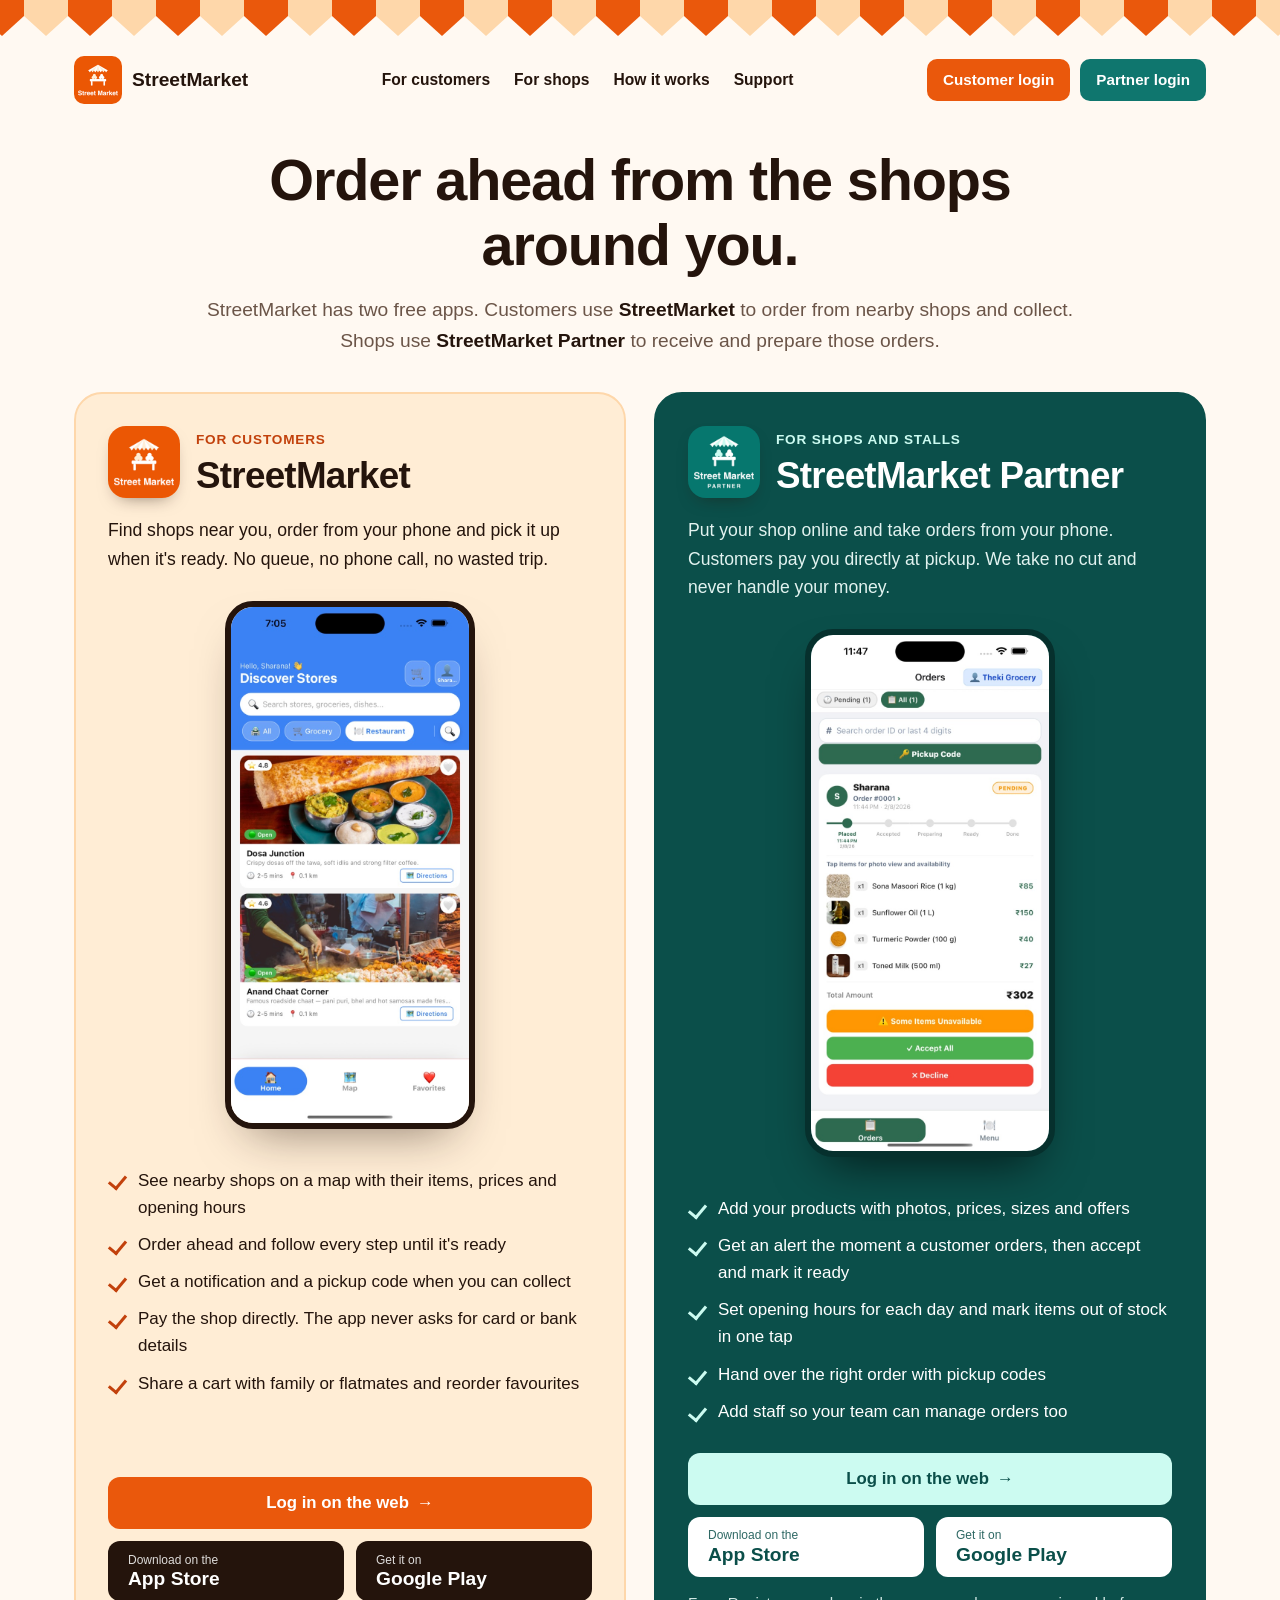
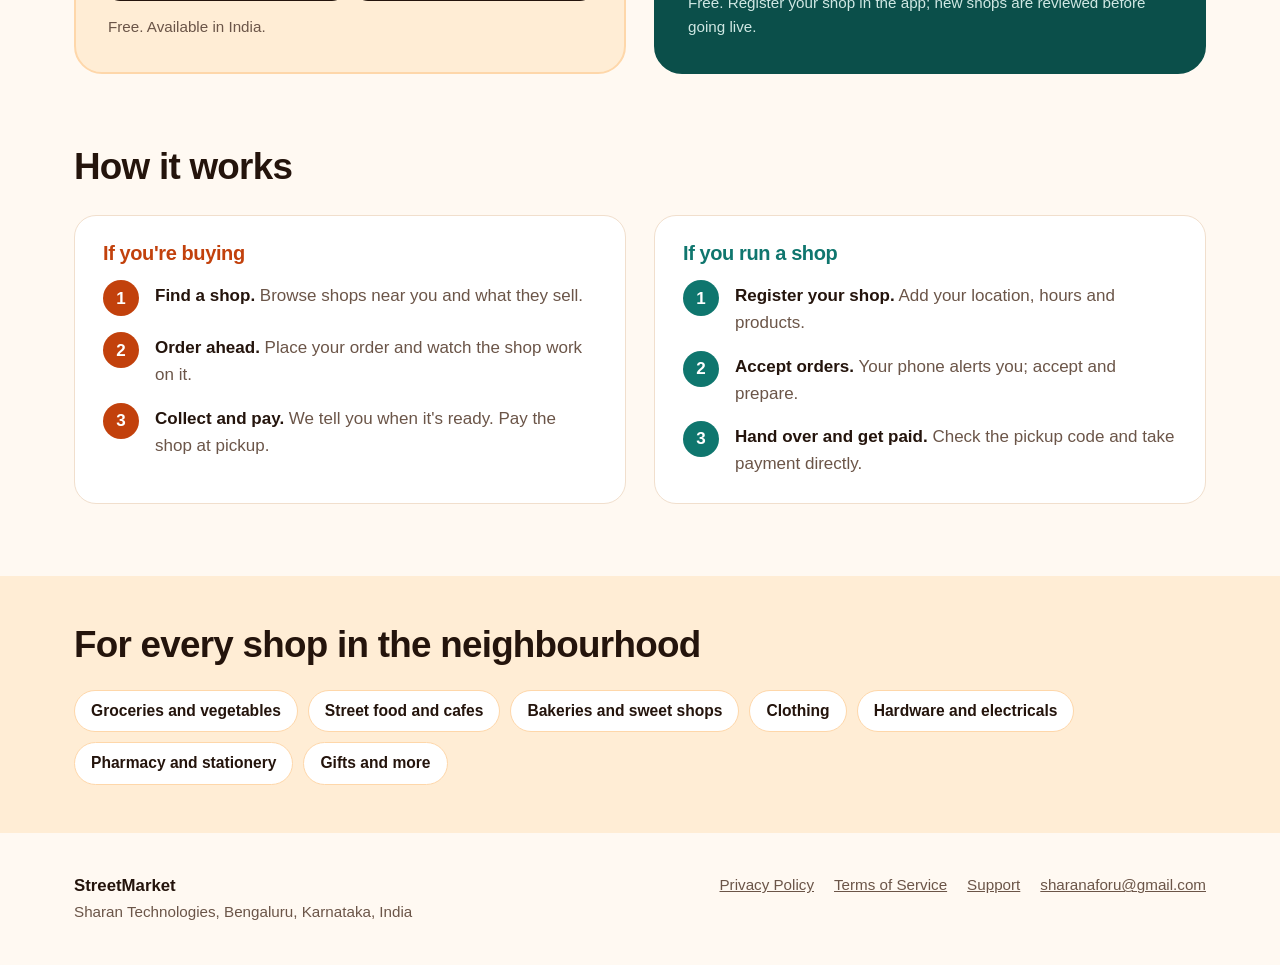
<file: index.html>
<!doctype html>
<html lang="en-IN">
<head>
  <meta charset="utf-8">
  <meta name="viewport" content="width=device-width, initial-scale=1">
  <title>StreetMarket: order ahead from the shops around you</title>
  <meta name="description" content="Two apps for local shopping in India. StreetMarket lets customers order ahead from nearby shops and collect. StreetMarket Partner lets shops take those orders from their phone.">
  <link rel="canonical" href="https://streetmarketapp.com/">
  <meta name="theme-color" content="#EA580C">
  <meta name="apple-itunes-app" content="app-id=6808500091">
  <link rel="icon" type="image/png" href="assets/icon.png?v=3">
  <link rel="apple-touch-icon" href="assets/apple-touch-icon.png?v=3">
  <meta property="og:type" content="website">
  <meta property="og:site_name" content="StreetMarket">
  <meta property="og:title" content="StreetMarket: order ahead from the shops around you">
  <meta property="og:description" content="StreetMarket for customers, StreetMarket Partner for shops. Order from your phone, collect when it's ready.">
  <meta property="og:url" content="https://streetmarketapp.com/">
  <meta property="og:image" content="https://streetmarketapp.com/assets/og-image.png">
  <meta name="twitter:card" content="summary_large_image">
  <link rel="stylesheet" href="styles.css?v=3">
</head>
<body>
  <a class="skip" href="#main">Skip to content</a>
  <div class="awning" aria-hidden="true"></div>

  <header class="site-header wrap">
    <a class="brand" href="./">
      <img src="assets/icon.png?v=3" width="48" height="48" alt="">
      <span>StreetMarket</span>
    </a>
    <nav aria-label="Main">
      <a href="#customers">For customers</a>
      <a href="#shops">For shops</a>
      <a href="#how">How it works</a>
      <a href="https://sharana44.github.io/streetmarket-legal/support.html">Support</a>
    </nav>
    <div class="logins" aria-label="Log in on the web">
      <a class="login login-customer" href="https://app.streetmarketapp.com/">Customer login</a>
      <a class="login login-partner" href="https://partner.streetmarketapp.com/">Partner login</a>
    </div>
  </header>

  <main id="main">
    <section class="intro wrap">
      <h1>Order ahead from the shops around you.</h1>
      <p class="lead">StreetMarket has two free apps. Customers use <strong>StreetMarket</strong> to order from nearby shops and collect. Shops use <strong>StreetMarket Partner</strong> to receive and prepare those orders.</p>
    </section>

    <section class="apps wrap" aria-label="The two StreetMarket apps">
      <!-- Customer app: left -->
      <article id="customers" class="app app-customer" aria-labelledby="customer-title">
        <div class="app-head">
          <img class="app-icon" src="assets/app-icon.png" width="72" height="72" alt="StreetMarket app icon">
          <div>
            <p class="app-for">For customers</p>
            <h2 id="customer-title">StreetMarket</h2>
          </div>
        </div>
        <p class="app-summary">Find shops near you, order from your phone and pick it up when it's ready. No queue, no phone call, no wasted trip.</p>
        <img class="phone" src="assets/discover.jpg" width="640" height="1387" alt="The StreetMarket home screen listing nearby shops with ratings, distance and open status.">
        <ul class="ticks">
          <li>See nearby shops on a map with their items, prices and opening hours</li>
          <li>Order ahead and follow every step until it's ready</li>
          <li>Get a notification and a pickup code when you can collect</li>
          <li>Pay the shop directly. The app never asks for card or bank details</li>
          <li>Share a cart with family or flatmates and reorder favourites</li>
        </ul>
        <div class="app-foot">
          <a class="web-open" href="https://app.streetmarketapp.com/">Log in on the web <span aria-hidden="true">&rarr;</span></a>
          <div class="stores">
            <a class="store" href="https://apps.apple.com/in/app/street-market/id6808500091" aria-label="Download StreetMarket on the App Store">
              <small>Download on the</small><strong>App Store</strong>
            </a>
            <a class="store" href="https://play.google.com/store/apps/details?id=com.sharana.userapp" aria-label="Get StreetMarket on Google Play">
              <small>Get it on</small><strong>Google Play</strong>
            </a>
          </div>
          <p class="note">Free. Available in India.</p>
        </div>
      </article>

      <!-- Partner app: right -->
      <article id="shops" class="app app-partner" aria-labelledby="partner-title">
        <div class="app-head">
          <img class="app-icon" src="assets/partner-icon.png" width="72" height="72" alt="StreetMarket Partner app icon">
          <div>
            <p class="app-for">For shops and stalls</p>
            <h2 id="partner-title">StreetMarket Partner</h2>
          </div>
        </div>
        <p class="app-summary">Put your shop online and take orders from your phone. Customers pay you directly at pickup. We take no cut and never handle your money.</p>
        <img class="phone" src="assets/partner-orders.jpg" width="640" height="1387" loading="lazy" alt="An incoming order in the StreetMarket Partner app, with Accept and Decline buttons.">
        <ul class="ticks">
          <li>Add your products with photos, prices, sizes and offers</li>
          <li>Get an alert the moment a customer orders, then accept and mark it ready</li>
          <li>Set opening hours for each day and mark items out of stock in one tap</li>
          <li>Hand over the right order with pickup codes</li>
          <li>Add staff so your team can manage orders too</li>
        </ul>
        <div class="app-foot">
          <a class="web-open" href="https://partner.streetmarketapp.com/">Log in on the web <span aria-hidden="true">&rarr;</span></a>
          <div class="stores">
            <a class="store" href="https://apps.apple.com/in/app/street-market-partner/id6808983825" aria-label="Download StreetMarket Partner on the App Store">
              <small>Download on the</small><strong>App Store</strong>
            </a>
            <a class="store" href="https://play.google.com/store/apps/details?id=com.sharana.partnerapp" aria-label="Get StreetMarket Partner on Google Play">
              <small>Get it on</small><strong>Google Play</strong>
            </a>
          </div>
          <p class="note">Free. Register your shop in the app; new shops are reviewed before going live.</p>
        </div>
      </article>
    </section>

    <section id="how" class="how wrap" aria-labelledby="how-title">
      <h2 id="how-title">How it works</h2>
      <div class="how-grid">
        <div class="how-col how-customer">
          <h3>If you're buying</h3>
          <ol class="steps">
            <li><strong>Find a shop.</strong> Browse shops near you and what they sell.</li>
            <li><strong>Order ahead.</strong> Place your order and watch the shop work on it.</li>
            <li><strong>Collect and pay.</strong> We tell you when it's ready. Pay the shop at pickup.</li>
          </ol>
        </div>
        <div class="how-col how-partner">
          <h3>If you run a shop</h3>
          <ol class="steps">
            <li><strong>Register your shop.</strong> Add your location, hours and products.</li>
            <li><strong>Accept orders.</strong> Your phone alerts you; accept and prepare.</li>
            <li><strong>Hand over and get paid.</strong> Check the pickup code and take payment directly.</li>
          </ol>
        </div>
      </div>
    </section>

    <section class="categories" aria-labelledby="categories-title">
      <div class="wrap">
        <h2 id="categories-title">For every shop in the neighbourhood</h2>
        <ul class="chips">
          <li>Groceries and vegetables</li>
          <li>Street food and cafes</li>
          <li>Bakeries and sweet shops</li>
          <li>Clothing</li>
          <li>Hardware and electricals</li>
          <li>Pharmacy and stationery</li>
          <li>Gifts and more</li>
        </ul>
      </div>
    </section>
  </main>

  <footer class="site-footer">
    <div class="wrap footer-grid">
      <div>
        <p class="footer-brand">StreetMarket</p>
        <p>Sharan Technologies, Bengaluru, Karnataka, India</p>
      </div>
      <nav aria-label="Footer">
        <a href="https://sharana44.github.io/streetmarket-legal/">Privacy Policy</a>
        <a href="https://sharana44.github.io/streetmarket-legal/terms.html">Terms of Service</a>
        <a href="https://sharana44.github.io/streetmarket-legal/support.html">Support</a>
        <a href="mailto:sharanaforu@gmail.com">sharanaforu@gmail.com</a>
      </nav>
    </div>
  </footer>
</body>
</html>
</file>
<file: styles.css>
:root {
  color-scheme: light;
  --paper: #fff9f2;
  --ink: #24140c;
  --muted: #6b5548;
  --orange: #ea580c;
  --orange-dark: #c2410c;
  --peach: #fed7aa;
  --peach-soft: #ffedd5;
  --teal: #0f766e;
  --teal-dark: #0b4f4a;
  --teal-soft: #e6f4f1;
  --mint: #ccfbf1;
  --line: #f1dfcd;
}

* { box-sizing: border-box; }

html { scroll-behavior: smooth; }

body {
  margin: 0;
  background: var(--paper);
  color: var(--ink);
  font-family: ui-rounded, "SF Pro Rounded", -apple-system, BlinkMacSystemFont, "Segoe UI", Roboto, "Noto Sans", sans-serif;
  font-size: 1.0625rem;
  line-height: 1.6;
}

img { display: block; max-width: 100%; height: auto; }

a { color: inherit; }

.wrap {
  width: min(1180px, 100%);
  margin-inline: auto;
  padding-inline: 24px;
}

.skip {
  position: absolute;
  left: -999px;
  top: 8px;
  z-index: 2;
  padding: 8px 14px;
  background: var(--ink);
  color: #fff;
  border-radius: 8px;
}
.skip:focus { left: 8px; }

:focus-visible { outline: 3px solid var(--teal); outline-offset: 3px; border-radius: 4px; }

/* The stall awning from the app icon, as the page's top edge. */
.awning {
  height: 36px;
  background: url("data:image/svg+xml,%3Csvg xmlns='http://www.w3.org/2000/svg' width='88' height='36'%3E%3Cpath d='M0 0h44v16L22 36 0 16z' fill='%23ea580c'/%3E%3Cpath d='M44 0h44v16L66 36 44 16z' fill='%23fed7aa'/%3E%3C/svg%3E") repeat-x center top;
}

.site-header {
  display: flex;
  align-items: center;
  justify-content: space-between;
  flex-wrap: wrap;
  gap: 16px 28px;
  padding-block: 20px;
}

.brand {
  display: inline-flex;
  align-items: center;
  gap: 10px;
  font-weight: 800;
  font-size: 1.2rem;
  text-decoration: none;
}
.brand img { border-radius: 10px; }

.site-header nav { display: flex; flex-wrap: wrap; gap: 6px 24px; font-weight: 600; font-size: 0.975rem; }
.site-header nav a { text-decoration: none; }
.site-header nav a:hover { color: var(--orange-dark); text-decoration: underline; }

/* Web app logins: customer orange, partner teal, matching the two panels. */
.logins { display: flex; flex-wrap: wrap; gap: 10px; }
.login {
  display: inline-flex;
  align-items: center;
  min-height: 42px;
  padding: 8px 16px;
  border-radius: 10px;
  font-weight: 700;
  font-size: 0.95rem;
  text-decoration: none;
  color: #fff;
  transition: background 0.15s ease;
}
.login-customer { background: var(--orange); }
.login-customer:hover { background: var(--orange-dark); }
.login-partner { background: var(--teal); }
.login-partner:hover { background: var(--teal-dark); }

h1, h2, h3 { line-height: 1.12; margin: 0; letter-spacing: -0.02em; }
h1 { font-size: clamp(2.2rem, 4.6vw, 3.6rem); font-weight: 800; }
h2 { font-size: clamp(1.7rem, 3vw, 2.3rem); font-weight: 800; }
h3 { font-size: 1.25rem; font-weight: 700; }

.lead { font-size: 1.2rem; margin: 18px 0 0; max-width: 46em; }
.note { color: var(--muted); font-size: 0.95rem; margin: 14px 0 0; }

/* ---------- Intro ---------- */
.intro { padding-block: 24px 36px; text-align: center; }
.intro h1 { max-width: 16em; margin-inline: auto; }
.intro .lead { margin-inline: auto; color: var(--muted); }
.intro .lead strong { color: var(--ink); }

/* ---------- The two apps, side by side ---------- */
.apps {
  display: grid;
  grid-template-columns: 1fr 1fr;
  gap: 28px;
  align-items: stretch;
  padding-bottom: 72px;
}

.app {
  display: flex;
  flex-direction: column;
  border-radius: 28px;
  padding: 32px;
  scroll-margin-top: 16px;
}
.app-customer { background: var(--peach-soft); border: 2px solid var(--peach); }
.app-partner { background: var(--teal-dark); color: #fff; border: 2px solid var(--teal-dark); }

.app-head { display: flex; align-items: center; gap: 16px; }
.app-icon { border-radius: 18px; box-shadow: 0 8px 18px -10px rgba(36, 20, 12, 0.6); flex: none; }
.app-for {
  margin: 0 0 4px;
  font-weight: 800;
  font-size: 0.85rem;
  letter-spacing: 0.06em;
  text-transform: uppercase;
}
.app-customer .app-for { color: var(--orange-dark); }
.app-partner .app-for { color: var(--mint); }

.app-summary { font-size: 1.1rem; margin: 18px 0 0; }
.app-partner .app-summary { color: #e2f3f0; }

.phone {
  width: min(250px, 70%);
  margin: 28px auto 4px;
  border-radius: 28px;
  border: 6px solid var(--ink);
  background: var(--ink);
  box-shadow: 0 24px 50px -24px rgba(36, 20, 12, 0.55);
}
.app-partner .phone { border-color: #06302d; background: #06302d; box-shadow: 0 24px 50px -20px rgba(0, 0, 0, 0.7); }

.ticks { list-style: none; margin: 24px 0 0; padding: 0; }
.ticks li { position: relative; padding-left: 30px; margin-top: 10px; }
.ticks li::before {
  content: "";
  position: absolute;
  left: 4px;
  top: 0.35em;
  width: 8px;
  height: 14px;
  border: solid var(--orange-dark);
  border-width: 0 3px 3px 0;
  transform: rotate(40deg);
}
.app-partner .ticks li::before { border-color: var(--mint); }

/* Keep both panels' download buttons level at the bottom. */
.app-foot { margin-top: auto; padding-top: 28px; }
.app-partner .note { color: #cfe7e3; }

.stores { display: flex; flex-wrap: wrap; gap: 12px; }

.store {
  display: inline-flex;
  flex-direction: column;
  justify-content: center;
  flex: 1 1 150px;
  min-height: 60px;
  padding: 8px 20px;
  border-radius: 12px;
  text-decoration: none;
  line-height: 1.2;
  transition: background 0.15s ease;
}
.store small { font-size: 0.75rem; opacity: 0.85; }
.store strong { font-size: 1.2rem; font-weight: 700; }

.app-customer .store { background: var(--ink); color: #fff; }
.app-customer .store:hover { background: var(--orange-dark); }
.app-partner .store { background: #fff; color: var(--teal-dark); }
.app-partner .store:hover { background: var(--mint); }

/* "Log in on the web": full-width, above the store badges. */
.web-open {
  display: flex;
  align-items: center;
  justify-content: center;
  gap: 8px;
  min-height: 52px;
  margin-bottom: 12px;
  border-radius: 12px;
  font-weight: 700;
  font-size: 1.05rem;
  text-decoration: none;
  transition: background 0.15s ease;
}
.app-customer .web-open { background: var(--orange); color: #fff; }
.app-customer .web-open:hover { background: var(--orange-dark); }
.app-partner .web-open { background: var(--mint); color: var(--teal-dark); }
.app-partner .web-open:hover { background: #fff; }

/* ---------- How it works ---------- */
.how { padding-block: 0 72px; }
.how-grid { display: grid; grid-template-columns: 1fr 1fr; gap: 28px; margin-top: 28px; }
.how-col { border-radius: 22px; padding: 26px 28px; background: #fff; border: 1px solid var(--line); }
.how-customer h3 { color: var(--orange-dark); }
.how-partner h3 { color: var(--teal); }

.steps { list-style: none; counter-reset: step; margin: 18px 0 0; padding: 0; }
.steps li {
  counter-increment: step;
  position: relative;
  padding-left: 52px;
  margin-top: 16px;
  color: var(--muted);
  min-height: 36px;
}
.steps li strong { color: var(--ink); }
.steps li::before {
  content: counter(step);
  position: absolute;
  left: 0;
  top: -2px;
  display: grid;
  place-items: center;
  width: 36px;
  height: 36px;
  color: #fff;
  border-radius: 50%;
  font-weight: 800;
}
.how-customer .steps li::before { background: var(--orange-dark); }
.how-partner .steps li::before { background: var(--teal); }

/* ---------- Categories ---------- */
.categories { background: var(--peach-soft); padding-block: 48px; }

.chips {
  list-style: none;
  display: flex;
  flex-wrap: wrap;
  gap: 10px;
  margin: 24px 0 0;
  padding: 0;
}
.chips li {
  background: #fff;
  border: 1px solid var(--peach);
  border-radius: 999px;
  padding: 8px 16px;
  font-weight: 600;
  font-size: 0.975rem;
}

/* ---------- Footer ---------- */
.site-footer { padding-block: 40px; font-size: 0.95rem; color: var(--muted); }
.site-footer p { margin: 0; }
.footer-brand { color: var(--ink); font-weight: 800; font-size: 1.05rem; }
.footer-grid {
  display: flex;
  flex-wrap: wrap;
  justify-content: space-between;
  gap: 20px 40px;
}
.site-footer nav { display: flex; flex-wrap: wrap; gap: 8px 20px; align-items: flex-start; }
.site-footer nav a:hover { color: var(--orange-dark); }

@media (max-width: 900px) {
  .apps, .how-grid { grid-template-columns: 1fr; }
  .app { padding: 26px 22px; }
}

@media (max-width: 560px) {
  .wrap { padding-inline: 16px; }
  .site-header { flex-direction: column; align-items: flex-start; gap: 8px; }
  .site-header nav { gap: 4px 18px; font-size: 0.925rem; }
  .intro { text-align: left; padding-top: 8px; }
  .lead { font-size: 1.08rem; }
  .app-icon { width: 60px; height: 60px; }
  .store { flex: 1 1 130px; padding: 8px 14px; }
  .how-col { padding: 22px 18px; }
}

@media (prefers-reduced-motion: reduce) {
  html { scroll-behavior: auto; }
  .store, .login, .web-open { transition: none; }
}
</file>
